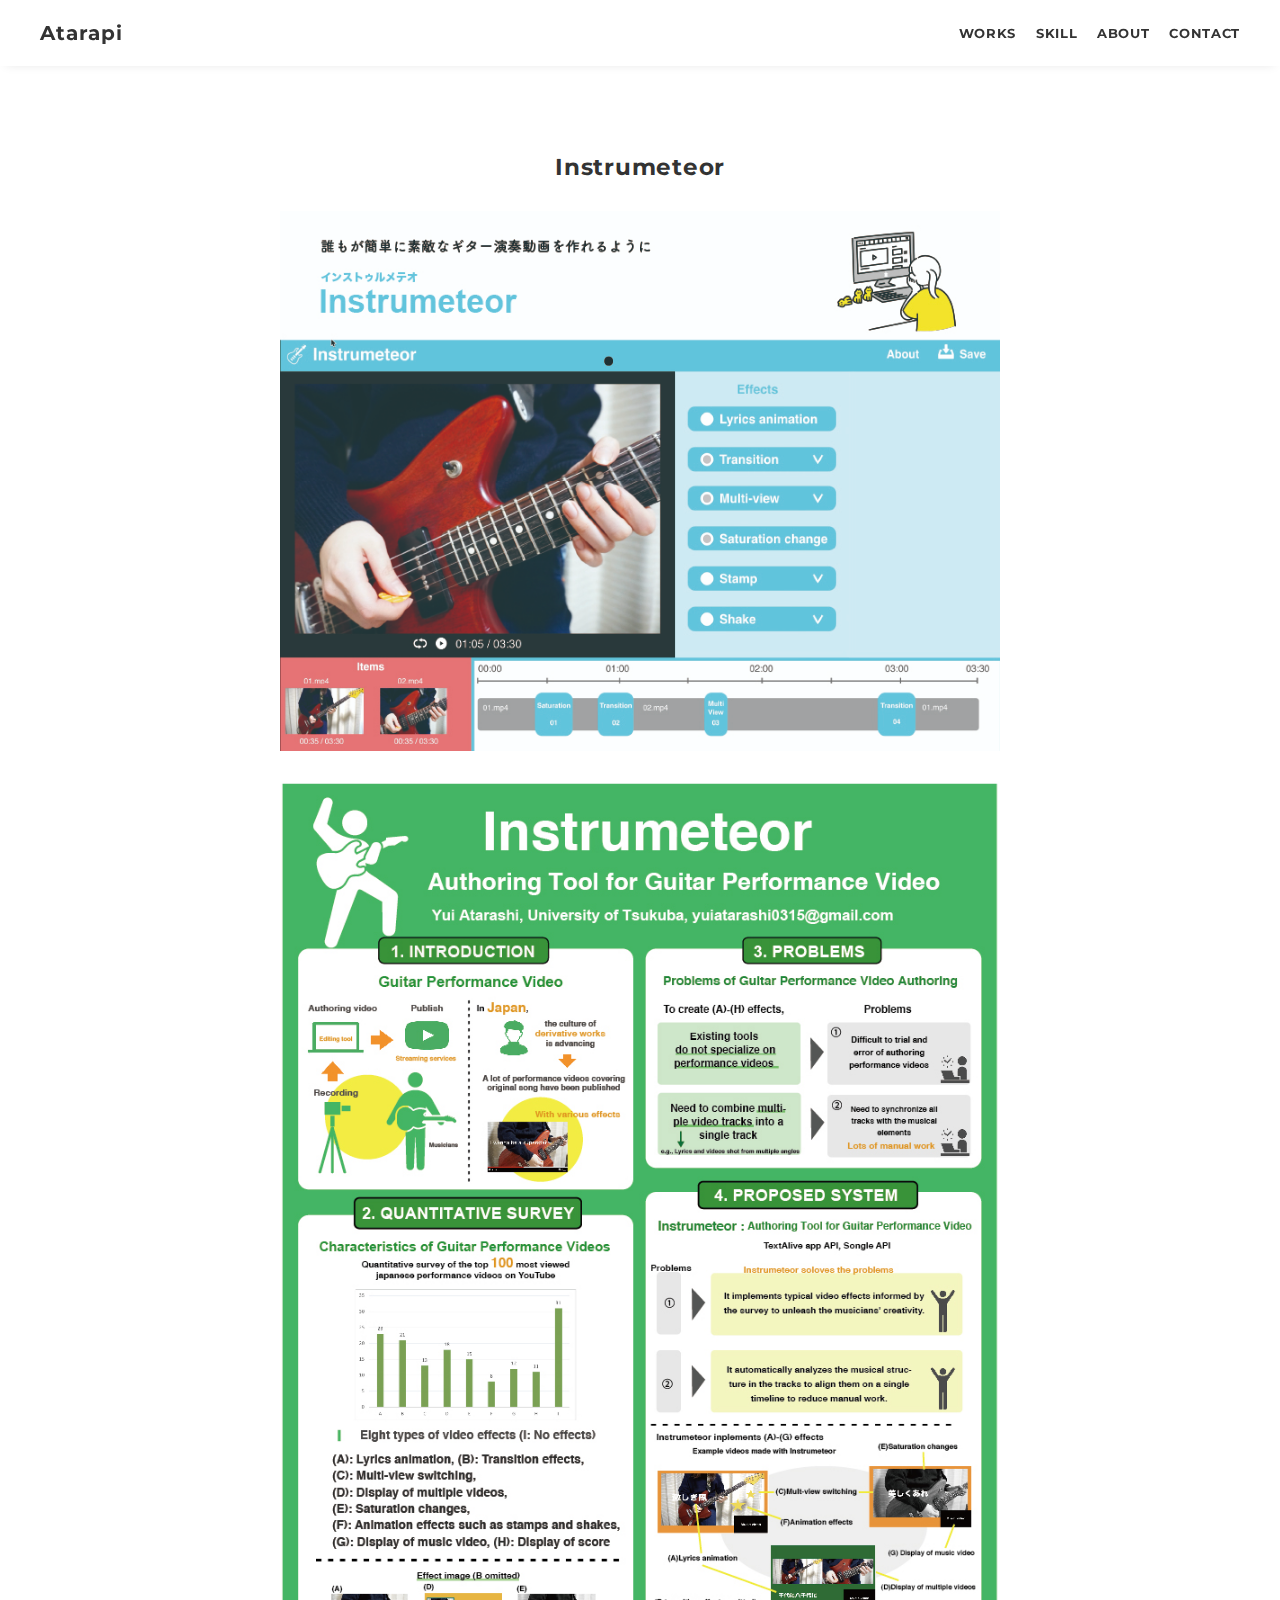
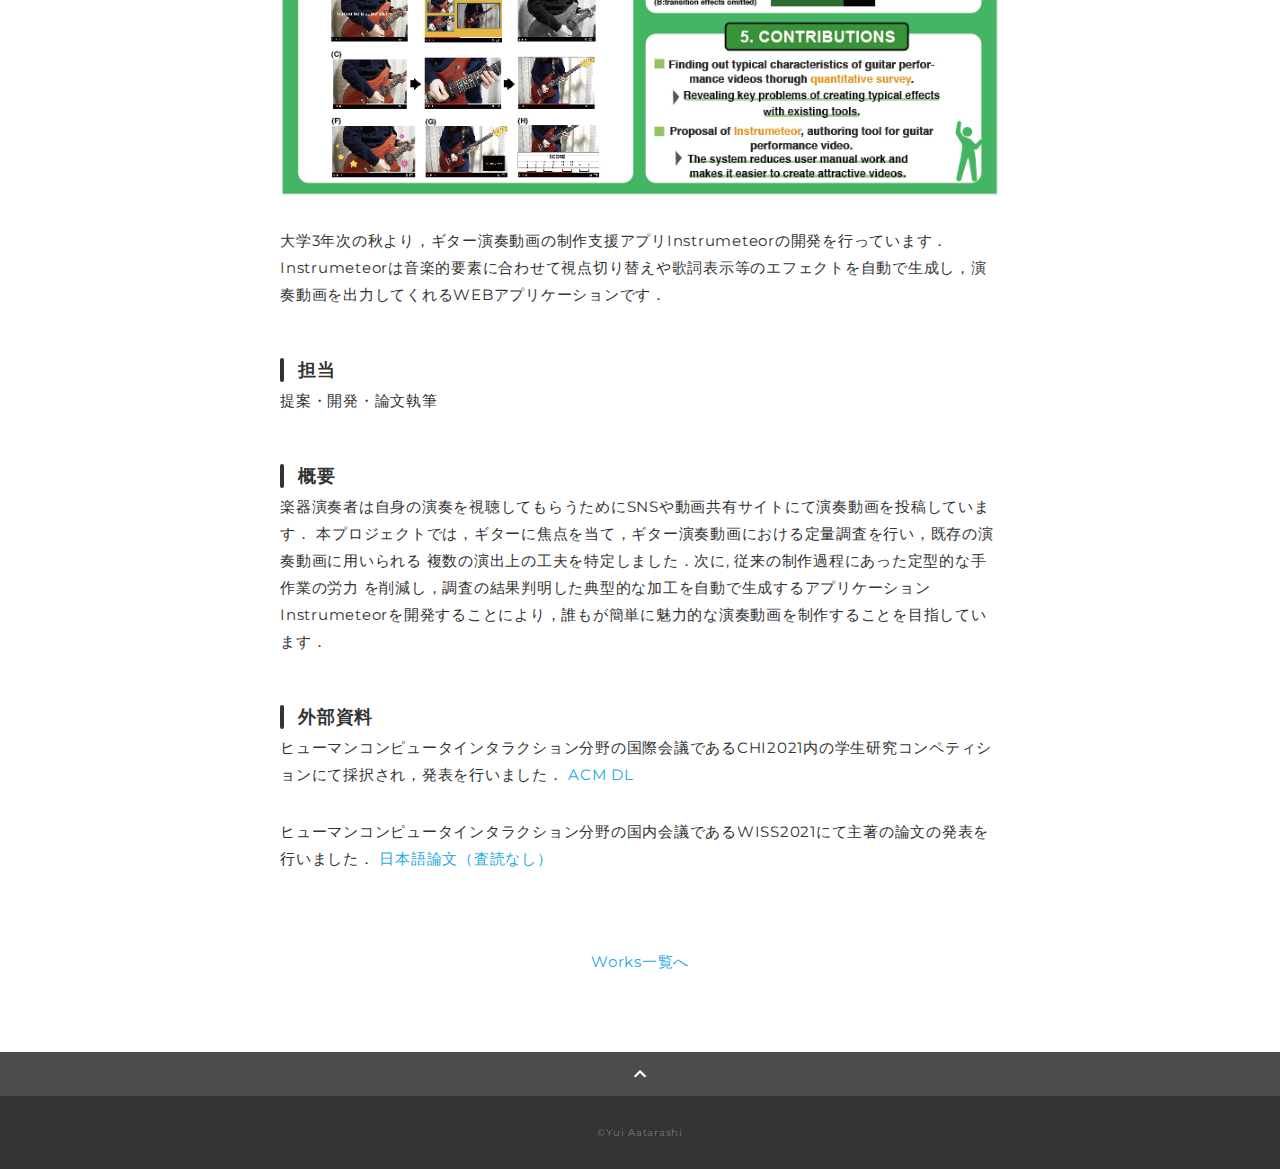
<file: works-instrumeteor.html>
<!DOCTYPE html>
<html>
<head>
  <meta charset="utf-8">
  <meta name="viewport" content="width=device-width,initial-scale=1.0,user-scalable=no">
  <meta property='og:type' content='website'>
  <meta property='og:title' content='Yui Atarashi ポートフォリオ'>
  <meta property='og:url' content='URLが入る'>
  <meta property='og:description' content='Yui Atarashiのポートフォリオサイトです。'>
  <meta property="og:image" content="img/ogp.png">
  <meta name="description" content="Yui Atarashiのポートフォリオサイトです" />
  <title>Yui Atarashi ポートフォリオ</title>
  <link rel="preconnect" href="https://fonts.gstatic.com">
  <link href="https://fonts.googleapis.com/css2?family=Montserrat:wght@400;700&display=swap" rel="stylesheet">
  <link href="https://fonts.googleapis.com/css?family=Material+Icons+Outlined" rel="stylesheet">
  <link href="css/ress.css" media="all" rel="stylesheet" type="text/css" />
  <link href="css/style.css" media="all" rel="stylesheet" type="text/css" />
  <link rel="shortcut icon" href="img/favicon.ico" />
  <link rel=”canonical” href=”URLが入る” />
</head>

<body>
  <div class="wrapper">

    <!-- header -->
    <header class="header ">
      <div class="container">
        <h1 class="header-logo">
          <a href=".">Atarapi</a>
        </h1>
        <nav class="gnav">
          <ul class="gnav-list">
            <li class="gnav-item"><a href=".#works">WORKS</a></li>
            <li class="gnav-item"><a href="./#skill">SKILL</a></li>
            <li class="gnav-item"><a href="./#about">ABOUT</a></li>
            <li class="gnav-item"><a href="./#contact">CONTACT</a></li>
          </ul>
        </nav>
      </div>
    </header>
    <!-- /header -->

    <main class="content">

      <article class="article">
        <div class="article-container">
          <h2 class="article-title">Instrumeteor</h2>
          <div class="article-body">
            <p>
              <img src="img/instrumeteor_top.jpg" alt="">
            </p>
            <p>
              <img src="img/instrumeteor_contents.jpg" alt="">
            </p>
            <p>
              大学3年次の秋より，ギター演奏動画の制作支援アプリInstrumeteorの開発を行っています．
              Instrumeteorは音楽的要素に合わせて視点切り替えや歌詞表示等のエフェクトを自動で生成し，演奏動画を出力してくれるWEBアプリケーションです．
            </p>
            <h3>担当</h3>
            <p>提案・開発・論文執筆</p>
            <h3>概要</h3>
            <p>楽器演奏者は自身の演奏を視聴してもらうためにSNSや動画共有サイトにて演奏動画を投稿しています．
              本プロジェクトでは，ギターに焦点を当て，ギター演奏動画における定量調査を行い，既存の演奏動画に用いられる
              複数の演出上の工夫を特定しました．次に, 従来の制作過程にあった定型的な手作業の労力
              を削減し，調査の結果判明した典型的な加工を自動で生成するアプリケーションInstrumeteorを開発することにより，誰もが簡単に魅力的な演奏動画を制作することを目指しています．</p>
            <h3>外部資料</h3>
            <p>
              ヒューマンコンピュータインタラクション分野の国際会議であるCHI2021内の学生研究コンペティションにて採択され，発表を行いました．
              <a href="https://dl.acm.org/doi/10.1145/3411763.3451521" target="_blank" rel="noopener">ACM DL</a>
            </p>
            <p>
              ヒューマンコンピュータインタラクション分野の国内会議であるWISS2021にて主著の論文の発表を行いました．
              <a href="https://www.wiss.org/WISS2020Proceedings/data/N-25.pdf" target="_blank" rel="noopener">日本語論文（査読なし）</a>
            </p>
          </div>
          <div class="home-link">
            <a href="./#works">Works一覧へ</a>
          </div>
        </div>
      </article>

      <div class="page-top" id="js-page-top">
        <span class="material-icons-outlined">expand_less</span>
      </div>
    </main>

    <!-- footer -->
    <footer class="footer">
      <div class="copyright">&copy;Yui Aatarashi</div>
    </footer>
    <!-- /footer -->

  </div>
  <script src="https://ajax.googleapis.com/ajax/libs/jquery/3.5.1/jquery.min.js"></script>
  <script type='text/javascript' src="js/script.js"></script>
</body>
</html>
</file>
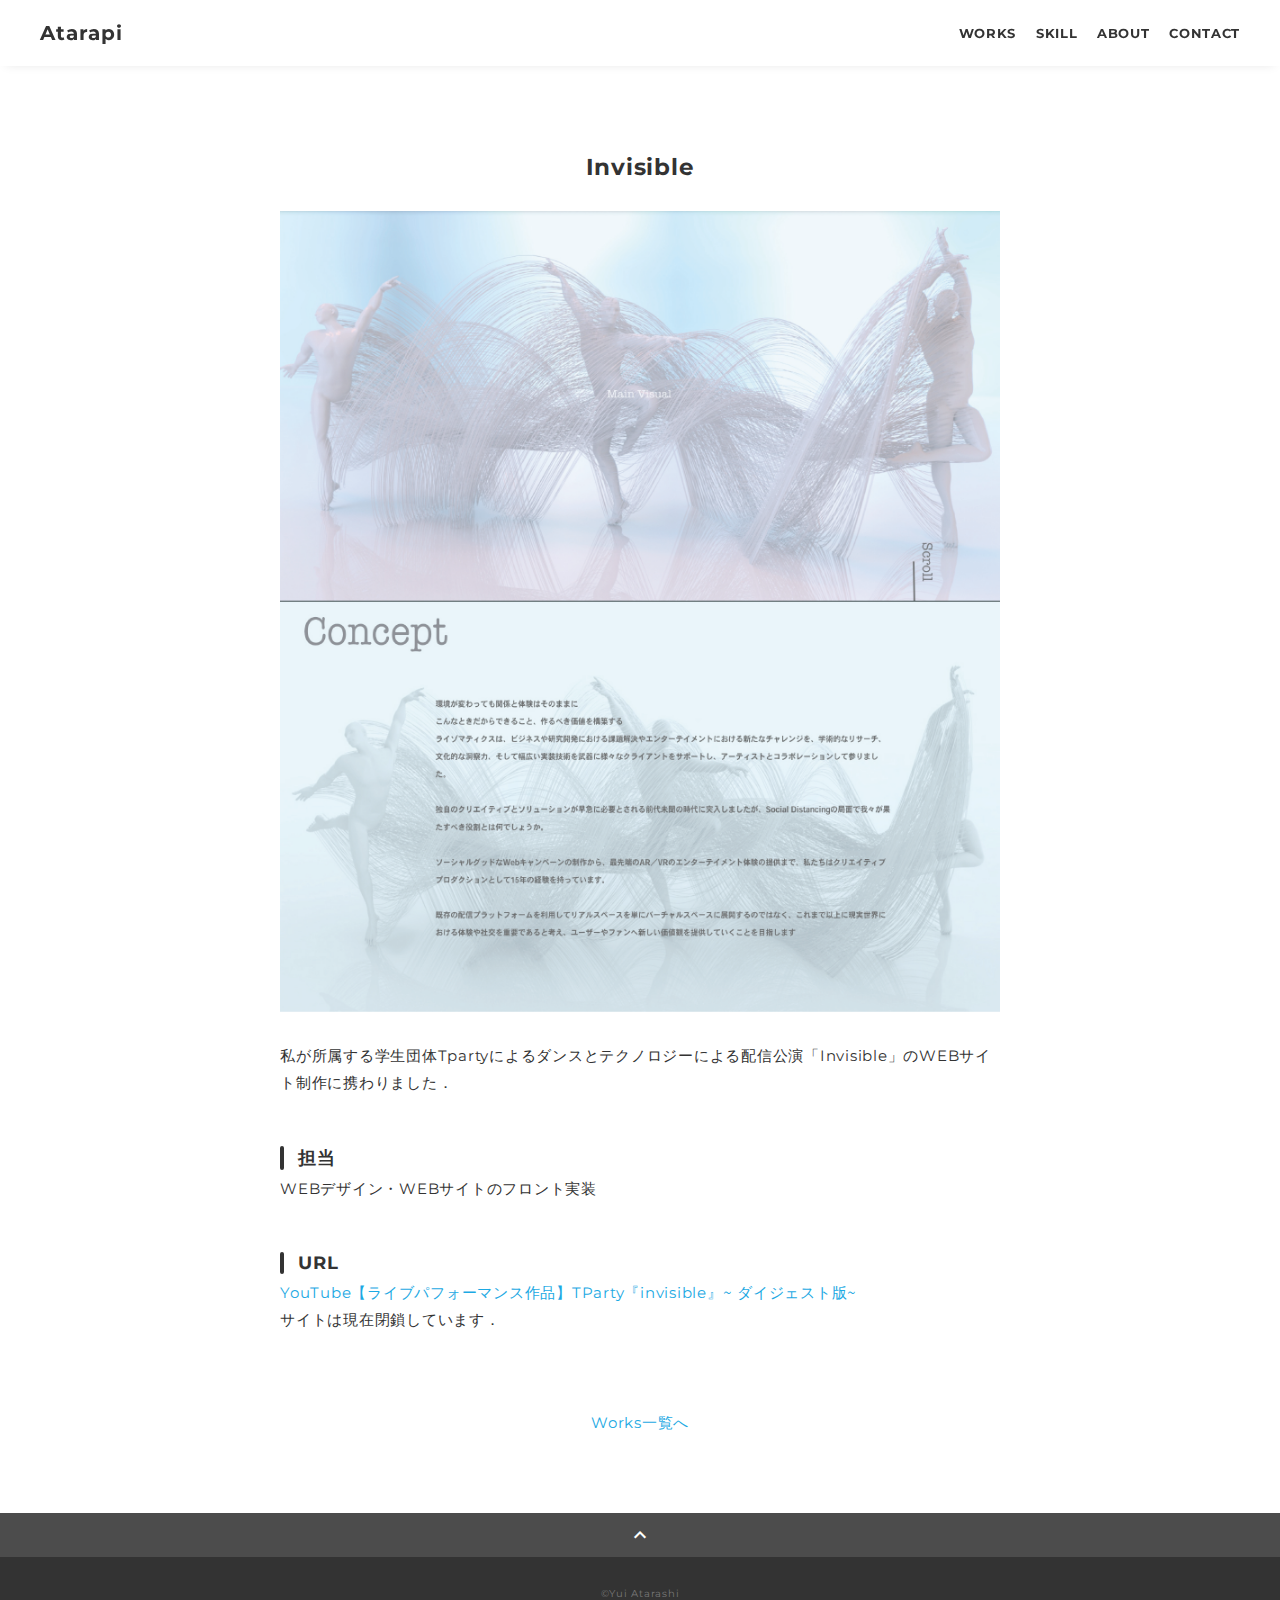
<file: works-invisible.html>
<!DOCTYPE html>
<html>
<head>
  <meta charset="utf-8">
  <meta name="viewport" content="width=device-width,initial-scale=1.0,user-scalable=no">
  <meta property='og:type' content='website'>
  <meta property='og:title' content='Yui Atarashi ポートフォリオ'>
  <meta property='og:url' content='URLが入る'>
  <meta property='og:description' content='Yui Atarashiのポートフォリオサイトです。'>
  <meta property="og:image" content="img/ogp.png">
  <meta name="description" content="Yui Atarashiのポートフォリオサイトです" />
  <title>Yui Atarashi ポートフォリオ</title>
  <link rel="preconnect" href="https://fonts.gstatic.com">
  <link href="https://fonts.googleapis.com/css2?family=Montserrat:wght@400;700&display=swap" rel="stylesheet">
  <link href="https://fonts.googleapis.com/css?family=Material+Icons+Outlined" rel="stylesheet">
  <link href="css/ress.css" media="all" rel="stylesheet" type="text/css" />
  <link href="css/style.css" media="all" rel="stylesheet" type="text/css" />
  <link rel="shortcut icon" href="img/favicon.ico" />
  <link rel=”canonical” href=”URLが入る” />
</head>

<body>
  <div class="wrapper">

    <!-- header -->
    <header class="header ">
      <div class="container">
        <h1 class="header-logo">
          <a href=".">Atarapi</a>
        </h1>
        <nav class="gnav">
          <ul class="gnav-list">
            <li class="gnav-item"><a href=".#works">WORKS</a></li>
            <li class="gnav-item"><a href="./#skill">SKILL</a></li>
            <li class="gnav-item"><a href="./#about">ABOUT</a></li>
            <li class="gnav-item"><a href="./#contact">CONTACT</a></li>
          </ul>
        </nav>
      </div>
    </header>
    <!-- /header -->

    <main class="content">

      <article class="article">
        <div class="article-container">
          <h2 class="article-title">Invisible</h2>
          <div class="article-body">
            <p>
              <img src="img/invisible_contents.jpg" alt="">
            </p>
            <p>
                私が所属する学生団体Tpartyによるダンスとテクノロジーによる配信公演「Invisible」のWEBサイト制作に携わりました．
            </p>
            <h3>担当</h3>
            <p>WEBデザイン・WEBサイトのフロント実装</p>
            <h3>URL</h3>
            <p>
              <a href="https://www.youtube.com/watch?v=OuAM-EueCBM" target="_blank" rel="noopener">YouTube【ライブパフォーマンス作品】TParty『invisible』~ ダイジェスト版~</a>
              <br>サイトは現在閉鎖しています．</br>
            </p>
          </div>
          <div class="home-link">
            <a href="./#works">Works一覧へ</a>
          </div>
        </div>
      </article>

      <div class="page-top" id="js-page-top">
        <span class="material-icons-outlined">expand_less</span>
      </div>
    </main>

    <!-- footer -->
    <footer class="footer">
      <div class="copyright">&copy;Yui Atarashi</div>
    </footer>
    <!-- /footer -->

  </div>
  <script src="https://ajax.googleapis.com/ajax/libs/jquery/3.5.1/jquery.min.js"></script>
  <script type='text/javascript' src="js/script.js"></script>
</body>
</html>
</file>
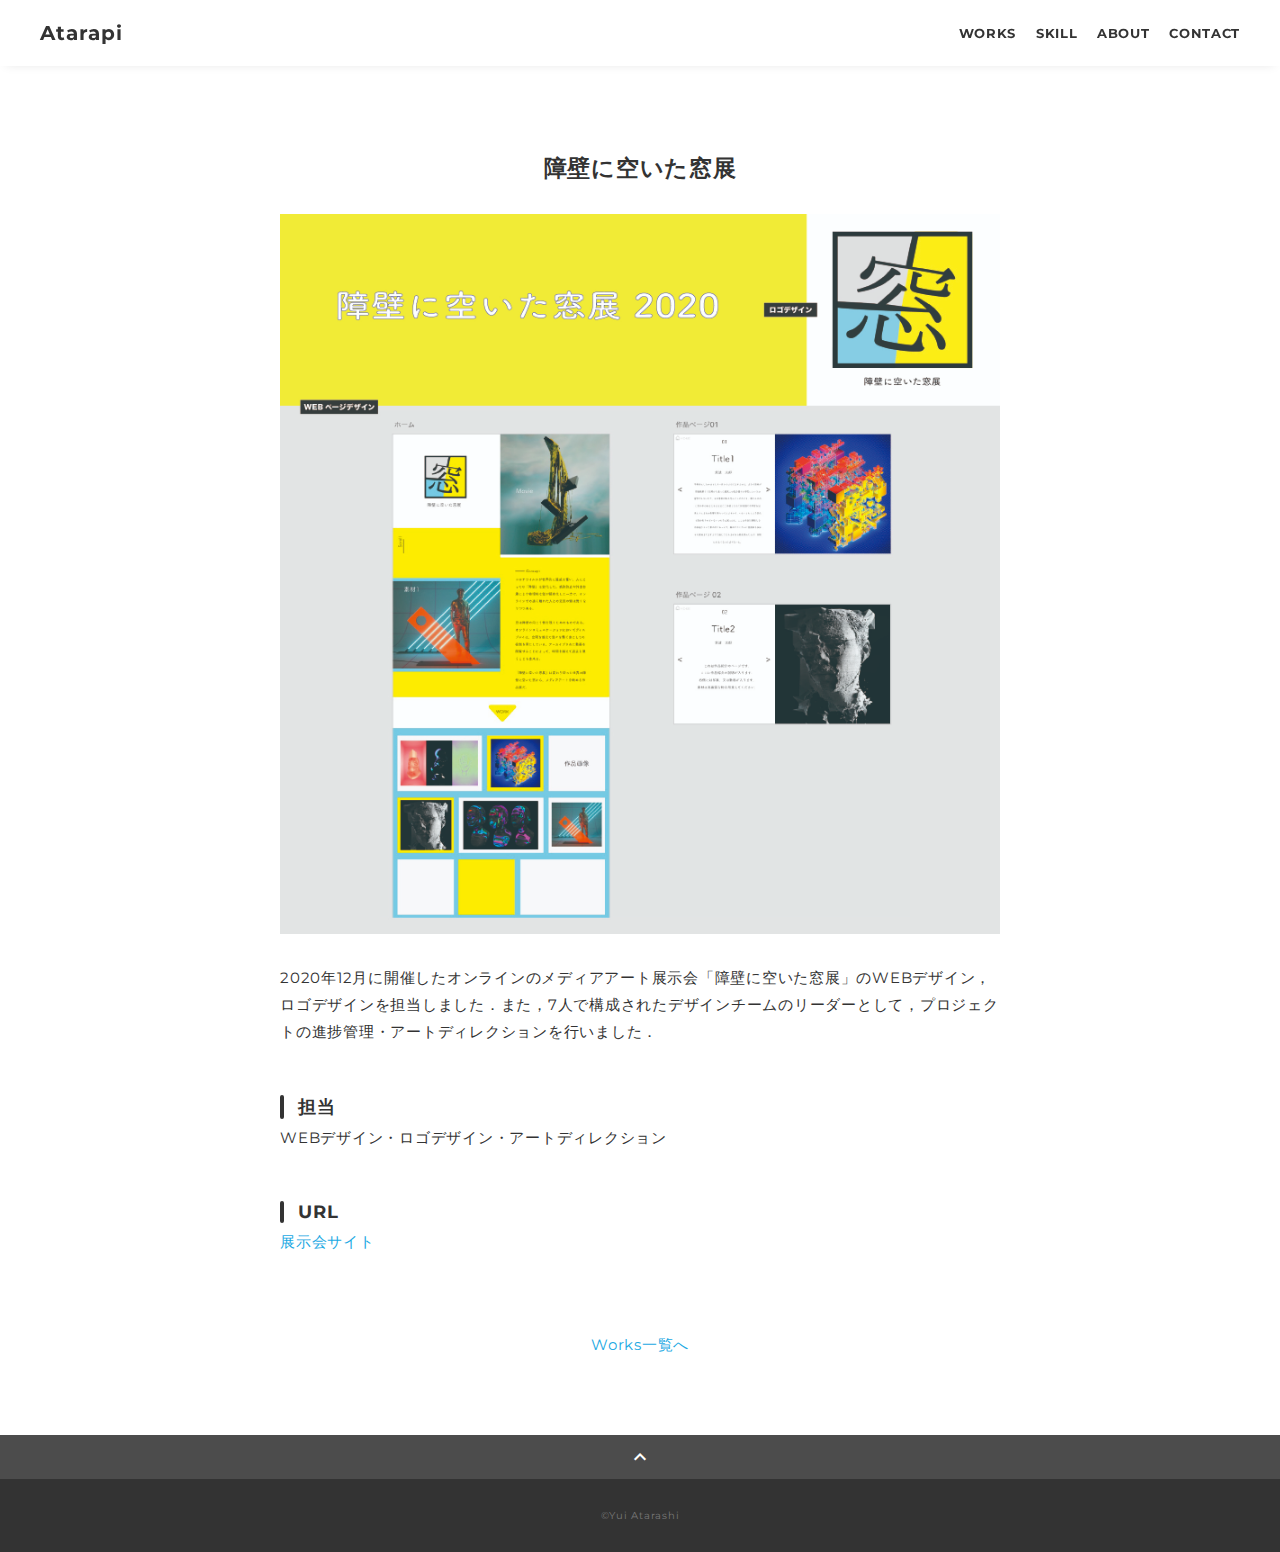
<file: works-madoten.html>
<!DOCTYPE html>
<html>
<head>
  <meta charset="utf-8">
  <meta name="viewport" content="width=device-width,initial-scale=1.0,user-scalable=no">
  <meta property='og:type' content='website'>
  <meta property='og:title' content='Yui Atarashi ポートフォリオ'>
  <meta property='og:url' content='URLが入る'>
  <meta property='og:description' content='Yui Atarashiのポートフォリオサイトです。'>
  <meta property="og:image" content="img/ogp.png">
  <meta name="description" content="Yui Atarashiのポートフォリオサイトです" />
  <title>Yui Atarashi ポートフォリオ</title>
  <link rel="preconnect" href="https://fonts.gstatic.com">
  <link href="https://fonts.googleapis.com/css2?family=Montserrat:wght@400;700&display=swap" rel="stylesheet">
  <link href="https://fonts.googleapis.com/css?family=Material+Icons+Outlined" rel="stylesheet">
  <link href="css/ress.css" media="all" rel="stylesheet" type="text/css" />
  <link href="css/style.css" media="all" rel="stylesheet" type="text/css" />
  <link rel="shortcut icon" href="img/favicon.ico" />
  <link rel=”canonical” href=”URLが入る” />
</head>

<body>
  <div class="wrapper">

    <!-- header -->
    <header class="header ">
      <div class="container">
        <h1 class="header-logo">
          <a href=".">Atarapi</a>
        </h1>
        <nav class="gnav">
          <ul class="gnav-list">
            <li class="gnav-item"><a href=".#works">WORKS</a></li>
            <li class="gnav-item"><a href="./#skill">SKILL</a></li>
            <li class="gnav-item"><a href="./#about">ABOUT</a></li>
            <li class="gnav-item"><a href="./#contact">CONTACT</a></li>
          </ul>
        </nav>
      </div>
    </header>
    <!-- /header -->

    <main class="content">

      <article class="article">
        <div class="article-container">
          <h2 class="article-title">障壁に空いた窓展</h2>
          <div class="article-body">
            <p>
              <img src="img/madoten_contents.jpg" alt="">
            </p>
            <p>
                2020年12月に開催したオンラインのメディアアート展示会「障壁に空いた窓展」のWEBデザイン，ロゴデザインを担当しました．また，7人で構成されたデザインチームのリーダーとして，プロジェクトの進捗管理・アートディレクションを行いました．
            </p>
            <h3>担当</h3>
            <p>WEBデザイン・ロゴデザイン・アートディレクション</p>
            <h3>URL</h3>
            <p>    
              <a href="https://madoten-f0536.web.app/" target="_blank" rel="noopener">展示会サイト</a>
            </p>
          </div>
          <div class="home-link">
            <a href="./#works">Works一覧へ</a>
          </div>
        </div>
      </article>

      <div class="page-top" id="js-page-top">
        <span class="material-icons-outlined">expand_less</span>
      </div>
    </main>

    <!-- footer -->
    <footer class="footer">
      <div class="copyright">&copy;Yui Atarashi</div>
    </footer>
    <!-- /footer -->

  </div>
  <script src="https://ajax.googleapis.com/ajax/libs/jquery/3.5.1/jquery.min.js"></script>
  <script type='text/javascript' src="js/script.js"></script>
</body>
</html>
</file>
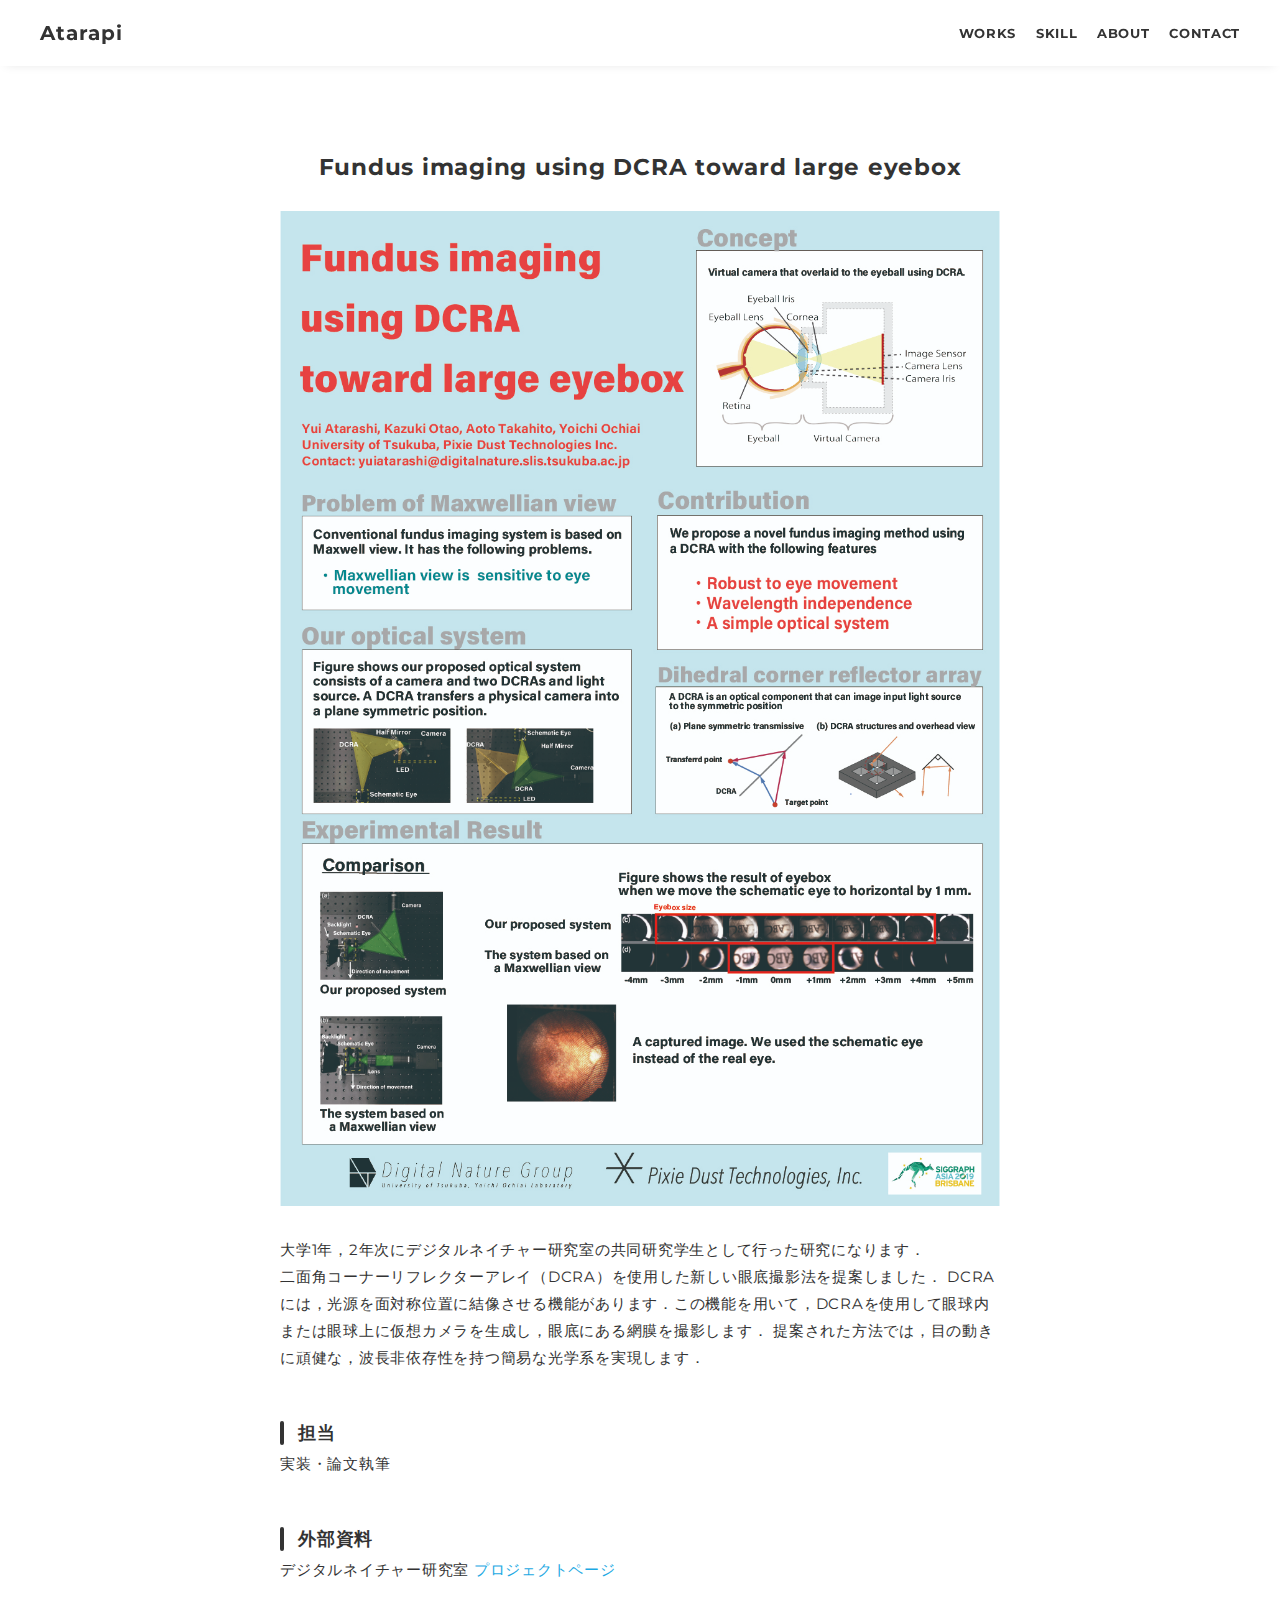
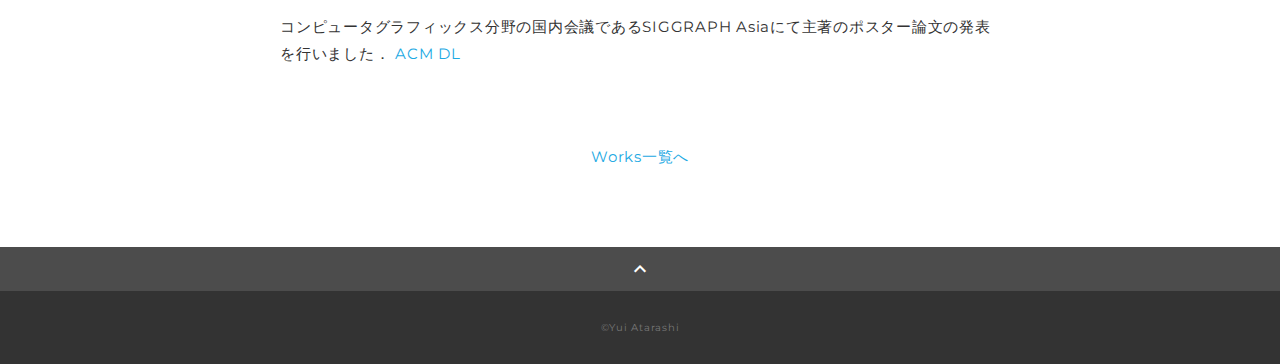
<file: works-metamate.html>
<!DOCTYPE html>
<html>
<head>
  <meta charset="utf-8">
  <meta name="viewport" content="width=device-width,initial-scale=1.0,user-scalable=no">
  <meta property='og:type' content='website'>
  <meta property='og:title' content='Yui Atarashi ポートフォリオ'>
  <meta property='og:url' content='URLが入る'>
  <meta property='og:description' content='Yui Atarashiのポートフォリオサイトです。'>
  <meta property="og:image" content="img/ogp.png">
  <meta name="description" content="Yui Atarashiのポートフォリオサイトです" />
  <title>Yui Atarashi ポートフォリオ</title>
  <link rel="preconnect" href="https://fonts.gstatic.com">
  <link href="https://fonts.googleapis.com/css2?family=Montserrat:wght@400;700&display=swap" rel="stylesheet">
  <link href="https://fonts.googleapis.com/css?family=Material+Icons+Outlined" rel="stylesheet">
  <link href="css/ress.css" media="all" rel="stylesheet" type="text/css" />
  <link href="css/style.css" media="all" rel="stylesheet" type="text/css" />
  <link rel="shortcut icon" href="img/favicon.ico" />
  <link rel=”canonical” href=”URLが入る” />
</head>

<body>
  <div class="wrapper">

    <!-- header -->
    <header class="header ">
      <div class="container">
        <h1 class="header-logo">
          <a href=".">Atarapi</a>
        </h1>
        <nav class="gnav">
          <ul class="gnav-list">
            <li class="gnav-item"><a href=".#works">WORKS</a></li>
            <li class="gnav-item"><a href="./#skill">SKILL</a></li>
            <li class="gnav-item"><a href="./#about">ABOUT</a></li>
            <li class="gnav-item"><a href="./#contact">CONTACT</a></li>
          </ul>
        </nav>
      </div>
    </header>
    <!-- /header -->

    <main class="content">

      <article class="article">
        <div class="article-container">
          <h2 class="article-title">Fundus imaging using DCRA toward large eyebox</h2>
          <div class="article-body">
            <p>
              <img src="img/metamatefundus_contents.jpg" alt="">
            </p>
            <p>
                大学1年，2年次にデジタルネイチャー研究室の共同研究学生として行った研究になります．
                <br>二面角コーナーリフレクターアレイ（DCRA）を使用した新しい眼底撮影法を提案しました．
                DCRAには，光源を面対称位置に結像させる機能があります．この機能を用いて，DCRAを使用して眼球内または眼球上に仮想カメラを生成し，眼底にある網膜を撮影します．
                提案された方法では，目の動きに頑健な，波長非依存性を持つ簡易な光学系を実現します．
            </p>
            <h3>担当</h3>
            <p>実装・論文執筆</p>
            <h3>外部資料</h3>
            <p>
                デジタルネイチャー研究室
                <a href="https://digitalnature.slis.tsukuba.ac.jp/2019/11/fundus_imaging/" target="_blank" rel="noopener">プロジェクトページ</a>
              </p>
            <p>
              コンピュータグラフィックス分野の国内会議であるSIGGRAPH Asiaにて主著のポスター論文の発表を行いました．
              <a href="https://dl.acm.org/doi/10.1145/3355056.3364579" target="_blank" rel="noopener">ACM DL</a>
            </p>
          </div>
          <div class="home-link">
            <a href="./#works">Works一覧へ</a>
          </div>
        </div>
      </article>

      <div class="page-top" id="js-page-top">
        <span class="material-icons-outlined">expand_less</span>
      </div>
    </main>

    <!-- footer -->
    <footer class="footer">
      <div class="copyright">&copy;Yui Atarashi</div>
    </footer>
    <!-- /footer -->

  </div>
  <script src="https://ajax.googleapis.com/ajax/libs/jquery/3.5.1/jquery.min.js"></script>
  <script type='text/javascript' src="js/script.js"></script>
</body>
</html>
</file>
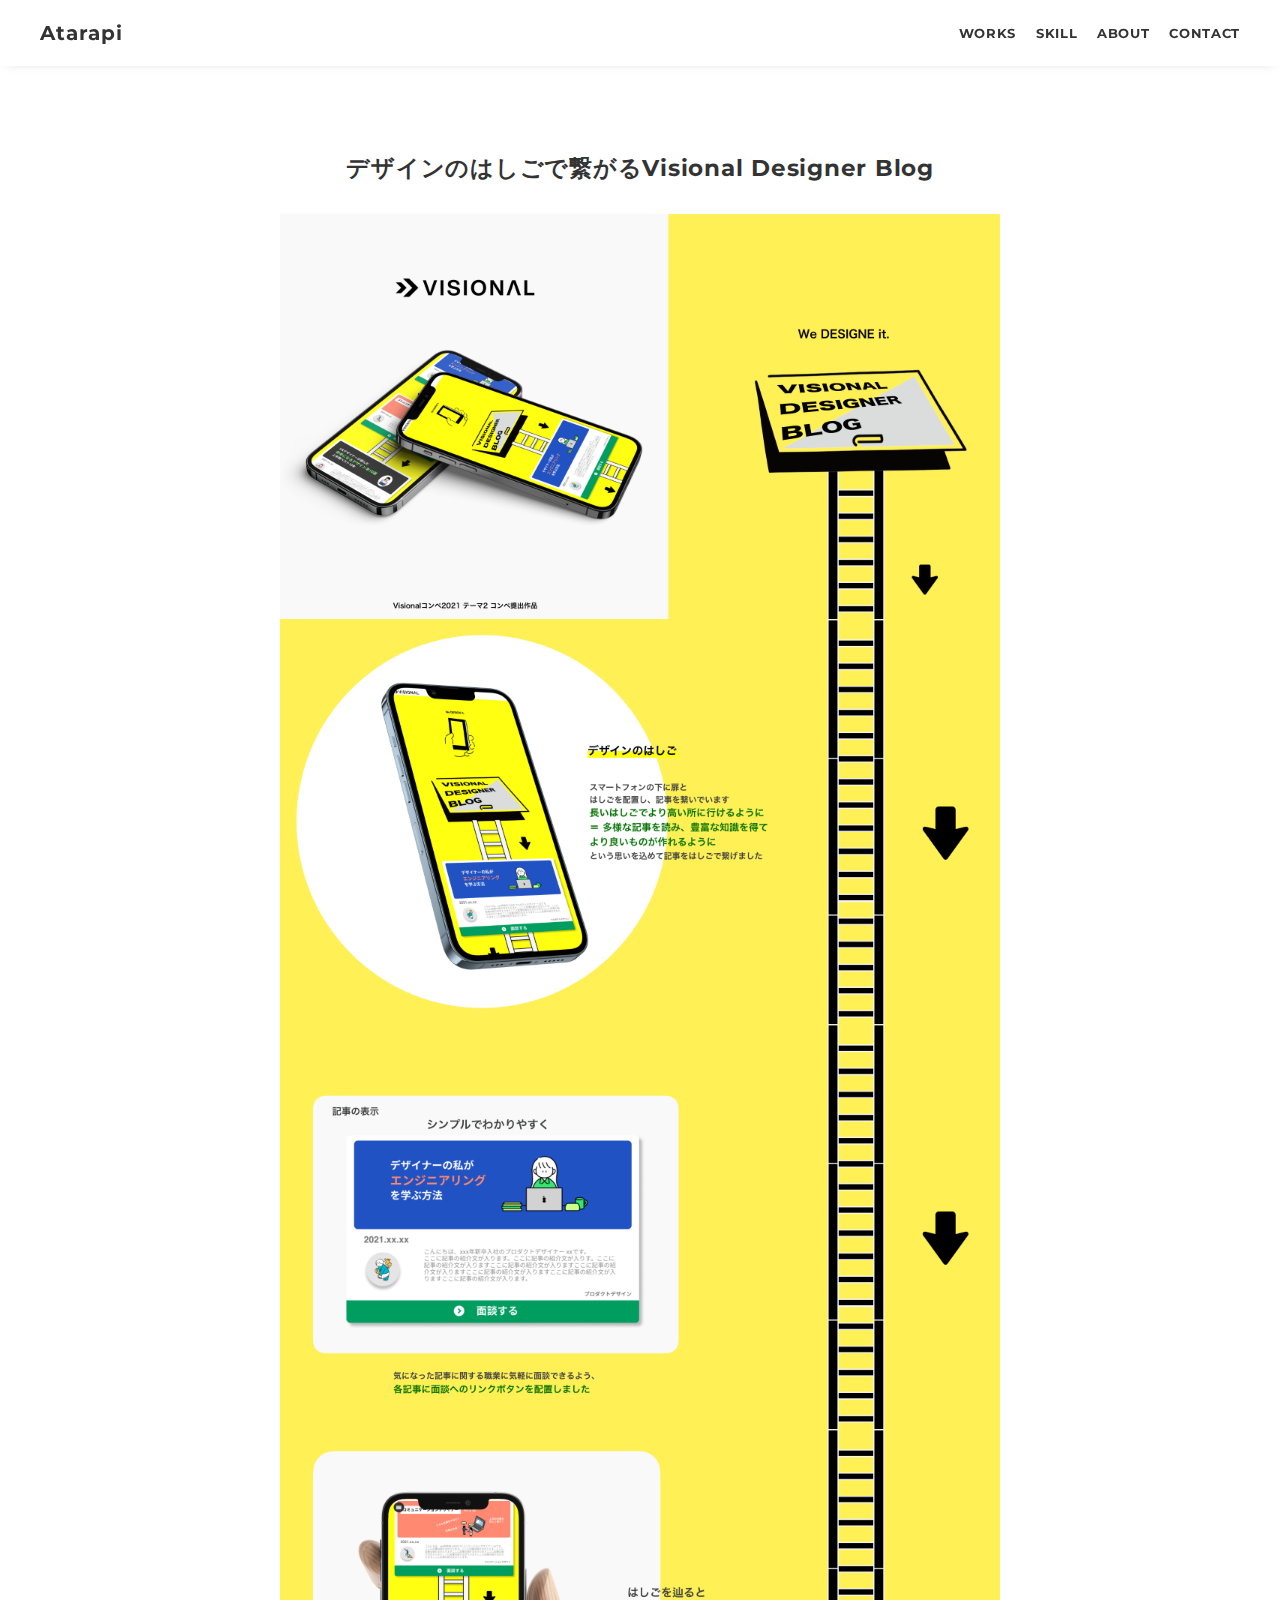
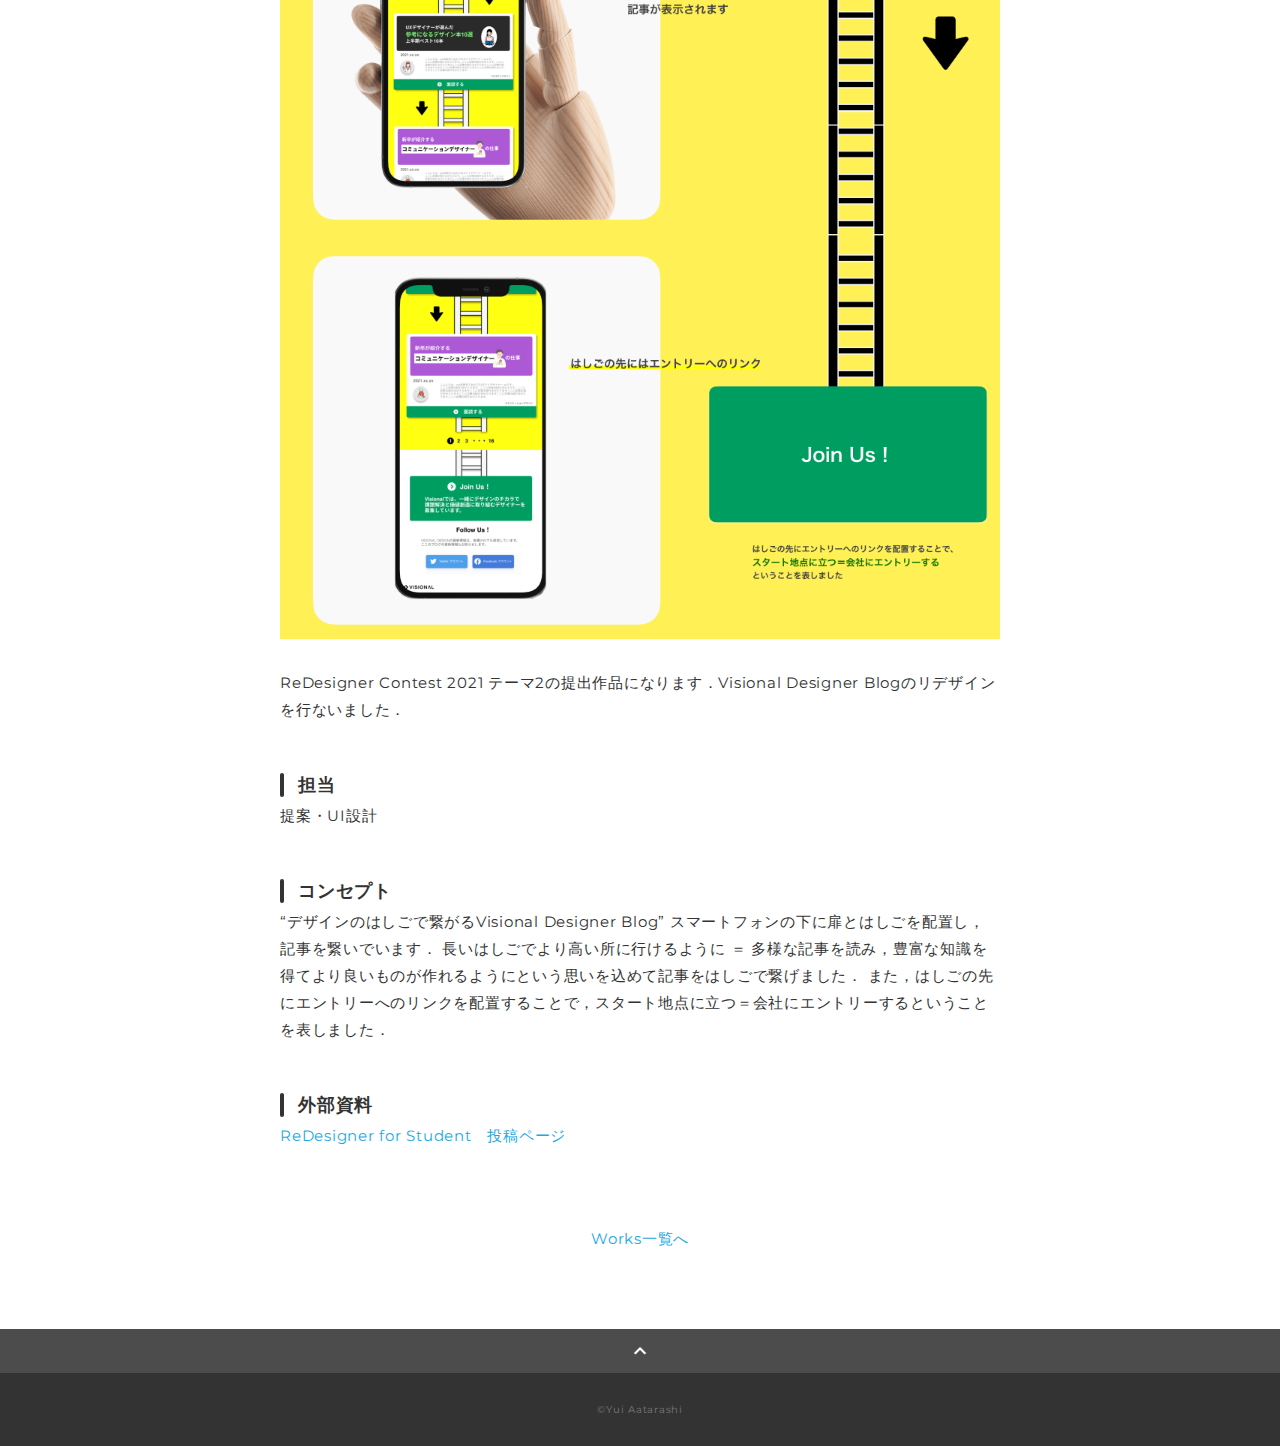
<file: works-visional.html>
<!DOCTYPE html>
<html>
<head>
  <meta charset="utf-8">
  <meta name="viewport" content="width=device-width,initial-scale=1.0,user-scalable=no">
  <meta property='og:type' content='website'>
  <meta property='og:title' content='Yui Atarashi ポートフォリオ'>
  <meta property='og:url' content='URLが入る'>
  <meta property='og:description' content='Yui Atarashiのポートフォリオサイトです。'>
  <meta property="og:image" content="img/ogp.png">
  <meta name="description" content="Yui Atarashiのポートフォリオサイトです" />
  <title>Yui Atarashi ポートフォリオ</title>
  <link rel="preconnect" href="https://fonts.gstatic.com">
  <link href="https://fonts.googleapis.com/css2?family=Montserrat:wght@400;700&display=swap" rel="stylesheet">
  <link href="https://fonts.googleapis.com/css?family=Material+Icons+Outlined" rel="stylesheet">
  <link href="css/ress.css" media="all" rel="stylesheet" type="text/css" />
  <link href="css/style.css" media="all" rel="stylesheet" type="text/css" />
  <link rel="shortcut icon" href="img/favicon.ico" />
  <link rel=”canonical” href=”URLが入る” />
</head>

<body>
  <div class="wrapper">

    <!-- header -->
    <header class="header ">
      <div class="container">
        <h1 class="header-logo">
          <a href=".">Atarapi</a>
        </h1>
        <nav class="gnav">
          <ul class="gnav-list">
            <li class="gnav-item"><a href=".#works">WORKS</a></li>
            <li class="gnav-item"><a href="./#skill">SKILL</a></li>
            <li class="gnav-item"><a href="./#about">ABOUT</a></li>
            <li class="gnav-item"><a href="./#contact">CONTACT</a></li>
          </ul>
        </nav>
      </div>
    </header>
    <!-- /header -->

    <main class="content">

      <article class="article">
        <div class="article-container">
          <h2 class="article-title">デザインのはしごで繋がるVisional Designer Blog</h2>
          <div class="article-body">
            <p>
              <img src="img/visional01.png" alt="">
              <img src="img/visional02.png" alt="">
              <img src="img/visional03.png" alt="">
              <img src="img/visional04.png" alt="">
              <img src="img/visional05.png" alt="">
            </p>
            <p>
                ReDesigner Contest 2021 テーマ2の提出作品になります．Visional Designer Blogのリデザインを行ないました．</p>
            <h3>担当</h3>
            <p>提案・UI設計</p>
            <h3>コンセプト</h3>
            <p>“デザインのはしごで繋がるVisional Designer Blog”
                スマートフォンの下に扉とはしごを配置し，記事を繋いでいます．
                長いはしごでより高い所に行けるように ＝ 多様な記事を読み，豊富な知識を得てより良いものが作れるようにという思いを込めて記事をはしごで繋げました．
                また，はしごの先にエントリーへのリンクを配置することで，スタート地点に立つ＝会社にエントリーするということを表しました．</p>
            <h3>外部資料</h3>
            <p>
              <a href="https://student.redesigner.jp/portfolios/PFbf789e9d89c9c7a325f2665600ec775c" target="_blank" rel="noopener">ReDesigner for Student　投稿ページ</a>
            </p>
          </div>
          <div class="home-link">
            <a href="./#works">Works一覧へ</a>
          </div>
        </div>
      </article>

      <div class="page-top" id="js-page-top">
        <span class="material-icons-outlined">expand_less</span>
      </div>
    </main>

    <!-- footer -->
    <footer class="footer">
      <div class="copyright">&copy;Yui Aatarashi</div>
    </footer>
    <!-- /footer -->

  </div>
  <script src="https://ajax.googleapis.com/ajax/libs/jquery/3.5.1/jquery.min.js"></script>
  <script type='text/javascript' src="js/script.js"></script>
</body>
</html>
</file>
<file: css/ress.css>
/*!
 * ress.css • v3.0.1
 * MIT License
 * github.com/filipelinhares/ress
 */

/* # =================================================================
   # Global selectors
   # ================================================================= */

html {
  box-sizing: border-box;
  word-break: normal;
  -moz-tab-size: 4;
  tab-size: 4;

  -webkit-text-size-adjust: 100%; /* Prevent adjustments of font size after orientation changes in iOS */
}

*,
::before,
::after {
  box-sizing: inherit;
  background-repeat: no-repeat; /* Set `background-repeat: no-repeat` to all elements and pseudo elements */
}

::before,
::after {
  vertical-align: inherit;
  text-decoration: inherit; /* Inherit text-decoration and vertical align to ::before and ::after pseudo elements */
}

* {
  margin: 0;
  padding: 0; /* Reset `padding` and `margin` of all elements */
}

/* # =================================================================
   # General elements
   # ================================================================= */

hr {
  overflow: visible; /* Show the overflow in Edge and IE */
  height: 0; /* Add the correct box sizing in Firefox */
}

details,
main {
  display: block; /* Render the `main` element consistently in IE. */
}

summary {
  display: list-item; /* Add the correct display in all browsers */
}

small {
  font-size: 80%; /* Set font-size to 80% in `small` elements */
}

[hidden] {
  display: none; /* Add the correct display in IE */
}

abbr[title] {
  /* Add the correct text decoration in Chrome, Edge, IE, Opera, and Safari */
  text-decoration: underline;
  text-decoration: underline dotted;
  border-bottom: none; /* Remove the bottom border in Chrome 57 */
}

a {
  background-color: transparent; /* Remove the gray background on active links in IE 10 */
}

a:active,
a:hover {
  outline-width: 0; /* Remove the outline when hovering in all browsers */
}

code,
kbd,
pre,
samp {
  font-family: monospace, monospace; /* Specify the font family of code elements */
}

pre {
  font-size: 1em; /* Correct the odd `em` font sizing in all browsers */
}

b,
strong {
  font-weight: bolder; /* Add the correct font weight in Chrome, Edge, and Safari */
}

/* https://gist.github.com/unruthless/413930 */
sub,
sup {
  position: relative;
  font-size: 75%;
  line-height: 0;
  vertical-align: baseline;
}

sub {
  bottom: -.25em;
}

sup {
  top: -.5em;
}

/* # =================================================================
   # Forms
   # ================================================================= */

input {
  border-radius: 0;
}

/* Replace pointer cursor in disabled elements */
[disabled] {
  cursor: default;
}

[type="number"]::-webkit-container-spin-button,
[type="number"]::-webkit-outer-spin-button {
  height: auto; /* Correct the cursor style of increment and decrement buttons in Chrome */
}

[type="search"] {
  outline-offset: -2px; /* Correct the outline style in Safari */

  -webkit-appearance: textfield; /* Correct the odd appearance in Chrome and Safari */
}

[type="search"]::-webkit-search-decoration {
  -webkit-appearance: none; /* Remove the container padding in Chrome and Safari on macOS */
}

textarea {
  overflow: auto; /* Internet Explorer 11+ */
  resize: vertical; /* Specify textarea resizability */
}

button,
input,
optgroup,
select,
textarea {
  font: inherit; /* Specify font inheritance of form elements */
}

optgroup {
  font-weight: bold; /* Restore the font weight unset by the previous rule */
}

button {
  overflow: visible; /* Address `overflow` set to `hidden` in IE 8/9/10/11 */
}

button,
select {
  text-transform: none; /* Firefox 40+, Internet Explorer 11- */
}

/* Apply cursor pointer to button elements */
button,
[type="button"],
[type="reset"],
[type="submit"],
[role="button"] {
  cursor: pointer;
  color: inherit;
}

/* Remove container padding and border in Firefox 4+ */
button::-moz-focus-container,
[type="button"]::-moz-focus-container,
[type="reset"]::-moz-focus-container,
[type="submit"]::-moz-focus-container {
  padding: 0;
  border-style: none;
}

/* Replace focus style removed in the border reset above */
button:-moz-focusring,
[type="button"]::-moz-focus-container,
[type="reset"]::-moz-focus-container,
[type="submit"]::-moz-focus-container {
  outline: 1px dotted ButtonText;
}

button,
html [type="button"],
/* Prevent a WebKit bug where (2) destroys native `audio` and `video`controls in Android 4 */
[type="reset"],
[type="submit"] {
  -webkit-appearance: button; /* Correct the inability to style clickable types in iOS */
}

/* Remove the default button styling in all browsers */
button,
input,
select,
textarea {
  border-style: none;
  background-color: transparent;
}

/* Style select like a standard input */
select {
  -webkit-appearance: none; /* Chrome 41+ */
  -moz-appearance: none; /* Firefox 36+ */
}

select::-ms-expand {
  display: none; /* Internet Explorer 11+ */
}

select::-ms-value {
  color: currentColor; /* Internet Explorer 11+ */
}

legend {
  display: table; /* Correct the text wrapping in Edge and IE */
  max-width: 100%; /* Correct the text wrapping in Edge and IE */
  max-width: 100%; /* Correct the text wrapping in Edge 18- and IE */
  white-space: normal; /* Correct the text wrapping in Edge and IE */
  color: inherit; /* Correct the color inheritance from `fieldset` elements in IE */
  border: 0; /* Correct `color` not being inherited in IE 8/9/10/11 */
}

::-webkit-file-upload-button {
  font: inherit; /* Change font properties to `inherit` in Chrome and Safari */
  color: inherit;
  /* Correct the inability to style clickable types in iOS and Safari */

  -webkit-appearance: button;
}

/* # =================================================================
   # Specify media element style
   # ================================================================= */

img {
  border-style: none; /* Remove border when inside `a` element in IE 8/9/10 */
}

/* Add the correct vertical alignment in Chrome, Firefox, and Opera */
progress {
  vertical-align: baseline;
}

/* # =================================================================
   # Accessibility
   # ================================================================= */

/* Hide content from screens but not screenreaders */
@media screen {
  [hidden~="screen"] {
    display: inherit;
  }
  [hidden~="screen"]:not(:active):not(:focus):not(:target) {
    position: absolute !important;
    clip: rect(0 0 0 0) !important;
  }
}

/* Specify the progress cursor of updating elements */
[aria-busy="true"] {
  cursor: progress;
}

/* Specify the pointer cursor of trigger elements */
[aria-controls] {
  cursor: pointer;
}

/* Specify the unstyled cursor of disabled, not-editable, or otherwise inoperable elements */
[aria-disabled] {
  cursor: default;
}
</file>
<file: css/style.css>
body {
  font-family: "Montserrat","Helvetica Neue",Arial,"Hiragino Kaku Gothic ProN","Hiragino Sans",Meiryo,sans-serif;
  font-size: 15px;
  letter-spacing: .05em;
  color: #333;
}

a {
  transition: opacity .3s;
  text-decoration: none;
  color: #1ca9e3;
}

img {
  max-width: 100%;
  height: auto;
  vertical-align: bottom;
  border-style: none;
}



.pc-only {
  display: block;
}

.sp-only {
  display: none;
}

/*--------------------------------
 レイアウト
---------------------------------*/
.wrapper {
  padding-top: 73px;
}

.section {
  padding: 90px 0;
}

.section:nth-of-type(odd) {
  background-color: #f7f7f7;
}

.container {
  max-width: 1340px;
  margin: 0 auto;
  padding: 0 40px;
}

/*--------------------------------
 見出し
---------------------------------*/
.title {
  font-size: 34px;
  font-weight: bold;
  line-height: 1;
  margin-bottom: 40px;
  text-align: center;
  letter-spacing: .05em;
  color: #333;
}

.lead {
  font-size: 16px;
  line-height: 1.8;
  margin-bottom: 30px;
}

/*--------------------------------
ヘッダー
---------------------------------*/
.header {
  position: fixed;
  top: 0;
  z-index: 1;
  width: 100%;
  background-color: #fff;
  box-shadow: 0 5px 10px -6px rgba(0,0,0,.1);
}

.header .container {
  display: flex;
  align-items: center;
  justify-content: space-between;
  padding: 20px 40px;
}

.header-logo {
  font-size: 20px;
  font-weight: bold;
  line-height: 1.2;
  margin-right: 20px;
  letter-spacing: .05em;
}

.header-logo a {
  color: #333;
}

.gnav-list {
  display: flex;
  justify-content: space-between;
  list-style: none;
}

.gnav-item:not(:last-child) {
  margin-right: 20px;
}

.gnav-item a {
  position: relative;
  font-size: 13px;
  font-weight: bold;
  display: inline-block;
  padding: 5px 0;
  transition: .3s;
  letter-spacing: .05em;
  color: #333;
}
.gnav-item a:after {
  position: absolute;
  bottom: 0;
  left: 50%;
  width: 0;
  height: 3px;
  content: "";
  transition: .3s;
  -webkit-transform: translateX(-50%);
  transform: translateX(-50%);
  background-color: #333;
}

.gnav-item a:hover:after {
  width: 100%;
}

/*--------------------------------
 メインビジュアル
---------------------------------*/
.mv {
  display: flex;
  align-items: center;
  justify-content: center;
  height: 85vh;
  text-align: center;
  background-image:url("../img/icont_t.png");
  background-size: 50%;
  background-repeat: no-repeat;
  background-position:100% 100%;
  /* background-size: cover; */
}

.mv-container {
  padding: 0 40px;
  /* background-color: blue; */
  margin-right: 40%;
}

.mv-title {
  font-size: 60px;
  font-weight: bold;
  line-height: 1.2;
  margin-bottom: 5px;
  letter-spacing: .1em;
  margin-left: 0%;
}
.mv-subtitle {
  font-size: 20px;
  font-weight: bold;
  line-height: 1;
  margin-bottom: 40px;
  letter-spacing: .08em;
}

.mv-text {
  font-size: 16px;
  line-height: 1.8;
}

/*--------------------------------
 Works
---------------------------------*/
.works-list {
  display: flex;
  flex-wrap: wrap;
  margin-bottom: -40px;
}

.works-item {
  width: 31.74603%;
  margin-right: 1.58730%;
  margin-bottom: 40px;
  color: #333;
}

.works-item:hover {
  opacity: .9;
}

.works-item:nth-of-type(3n) {
  margin-right: 0;
}

.works-img img {
  border: 1px solid #e6e6e6;
}

.works-name {
  font-size: 12px;
  font-weight: bold;
  margin-top: 8px;
}

.works-info {
  font-size: 10px;
  margin-top: 5px;
}

/*--------------------------------
 Skill
---------------------------------*/
.skill-list {
  display: flex;
  flex-wrap: wrap;
  justify-content: space-between;
  margin-bottom: -50px;
}

.skill-item {
  display: flex;
  align-items: flex-start;
  justify-content: space-between;
  width: 48%;
  margin-bottom: 50px;
}

.skill-img {
  width: 60px;
  height: auto;
  margin-right: 20px;
}

.skill-body {
  flex: 1;
}

.skill-name {
  margin-bottom: 10px;
}

.skill-text {
  font-size: 14px;
  line-height: 1.8;
}

/*--------------------------------
 About
---------------------------------*/
.profile {
  display: flex;
  flex-wrap: wrap;
  max-width: 800px;
  margin: 0 auto;
}
.profile-img {
  width: 30%;
  margin-right: 90px;
  border-radius: 50%;
}
.profile-img img {
  border-radius: 10%;
}
.profile-body {
  flex: 1;
  /* background-color: red; */
  margin-top: 40px;
}

.profile-body p {
  font-size: 15px;
  line-height: 1.8;
}

.profile-body p:not(:last-child) {
  margin-bottom: 30px;
}

/*--------------------------------
 Contact
---------------------------------*/
.contact {
  text-align: center;
}

.contact-item:not(:last-child) {
  margin-right: 10px;
}

.contact-text {
  margin-top: 10px;
}
/*--------------------------------
 ページトップ
---------------------------------*/
.page-top {
  font-weight: bold;
  padding: 10px;
  cursor: pointer;
  text-align: center;
  background-color: #4c4c4c;
}

.page-top .material-icons-outlined {
  vertical-align: bottom;
  color: #fff;
}

/*--------------------------------
 フッター
---------------------------------*/
.footer {
  padding: 30px;
  background-color: #333;
}

.copyright {
  font-size: 10px;
  text-align: center;
  color: #797979;
}

/*--------------------------------
 下層：Worksページ
---------------------------------*/
.article {
  padding: 80px 0;
}

.article-container {
  max-width: 1040px;
  margin: 0 auto;
  padding: 0 20px;
}

.article-title {
  margin-bottom: 30px;
  text-align: center;
}

.article-body {
  max-width: 720px;
  margin: 0 auto;
  margin-bottom: 80px;
}

.article-body h3 {
  position: relative;
  font-size: 18px;
  margin-bottom: 5px;
  padding-left: 1em;
}

.article-body h3:not(:first-child) {
  margin-top: 50px;
}

.article-body h3::before {
  position: absolute;
  top: 0;
  left: 0;
  width: 4px;
  height: 100%;
  content: "";
  border-radius: 3px;
  background-color: #333;
}

.article-body p {
  font-size: 15px;
  line-height: 1.8;
  margin-bottom: 30px;
}

.home-link {
  text-align: center;
}

/*media Queries 767
----------------------------------------------------*/
@media screen and (max-width: 767px) {
  body {
    font-size: 14px;
  }

  .pc-only {
    display: none;
  }

  .sp-only {
    display: block;
  }

  /* 見出し */
  .title {
    font-size: 26px;
    margin-bottom: 20px;
  }

  .lead {
    font-size: 14px;
    line-height: 1.7;
    margin-bottom: 20px;
  }

  /* レイアウト */
  .wrapper {
    padding-top: 57px;
  }

  .section {
    padding: 60px 0;
  }

  .container {
    padding: 0 20px;
  }

  /* ヘッダー */
  .header .container {
    padding: 15px;
  }

  .header-logo {
    font-size: 15px;
    margin-right: 15px;
  }

  .gnav-item:not(:last-child) {
    margin-right: 10px;
  }

  .gnav-item a {
    font-size: 10px;
  }

  .gnav-item a:after {
    display: none;
  }

  /*  メインビジュアル */
  .mv {
    height: 75vh;
  }

  .mv-container {
    padding: 0 20px;
  }

  .mv-title {
    font-size: 30px;
  }
  .mv-subtitle {
    font-size: 16px;
    margin-bottom: 20px;
  }

  .mv-text {
    font-size: 14px;
    line-height: 1.7;
  }

  /* Works */
  .works-name {
    font-size: 12px;
  }

  .works-info {
    margin-top: 3px;
  }

  .works-list {
    justify-content: space-between;
  }

  .works-item {
    flex: 0 0 48%;
    margin-right: 0;
    margin-bottom: 30px;
  }

  /* Skill */
  .skill-list {
    display: block;
    margin-bottom: 0;
  }

  .skill-item {
    width: 100%;
    margin-bottom: 35px;
  }

  .skill-item:last-child {
    margin-bottom: 0;
  }

  .skill-name {
    margin-bottom: 5px;
  }

  .skill-text {
    font-size: 13px;
    line-height: 1.7;
  }

  /* About */
  .profile {
    display: block;
  }
  .profile-img {
    width: 150px;
    margin: 0 auto;
    margin-bottom: 25px;
  }

  .profile-body p {
    font-size: 14px;
    line-height: 1.7;
  }

  .profile-body p:not(:last-child) {
    margin-bottom: 20px;
  }

  /* フッター */
  .footer {
    padding: 20px;
  }

  /* 下層ページ */
  .article {
    padding: 50px 0;
  }

  .article-body h3 {
    font-size: 16px;
    padding-left: .8em;
  }

  .article-body h3:not(:first-child) {
    margin-top: 30px;
  }

  .article-body p {
    font-size: 14px;
    line-height: 1.7;
    margin-bottom: 20px;
  }
}

 /* 下線 */
.under {
  background: linear-gradient(transparent 50%, yellow 50%);
}

ol.publication-list{
  counter-reset:list;
  list-style-type:none;
  font: 14px/1.6 'Arial', sans-serif;
  padding: 1.5em;
}
ol.publication-list li{
  position:relative;
  padding: 7px 5px 7px 40px;
  margin: 7px 0 10px 30px;
  font-weight: bold;
  font-size:16px;
  border-bottom:dashed 1px #F6A38B;
  padding-top:20px;
  padding-bottom:15px;
}
ol.publication-list li:before{
  counter-increment: list;
  content: counter(list);
  position: absolute;
  left: 0px;
  width: 25px;
  height: 25px;
  line-height: 25px;
  text-align: center;
  color: #fff;
  background: #F6A38B;
  border-radius: 50%;
  top: 50%;
  -moz-transform: translateY(-50%);
  -webkit-transform: translateY(-50%);
  -o-transform: translateY(-50%);
  -ms-transform: translateY(-50%);
  transform: translateY(-50%);
}
.sub h2{
  padding-top:1.0em;
  padding-bottom:0.2em;
}

.carrer-subtitle{
  font-size: 20px;
  padding-top:50px;
  padding-bottom:20px;
  /* padding-right: 60%; */
  /* background-color: red; */
}


.sub-list ul li, ol li {
  line-height: 1.5;
  padding: 0.5em 0;
}

.skill-sublist{
  font-size: 16px;
  line-height: 1.5;
  padding: 0.3em 3em;
}

  /*星評価 */
.star5_rating{
  position: relative;
  z-index: 0;
  display: inline-block;
  white-space: nowrap;
  color: #CCCCCC; /* グレーカラー 自由に設定化 */
  /*font-size: 30px; フォントサイズ 自由に設定化 */
}

.star5_rating:before, .star5_rating:after{
  content: '★★★★★';
}

.star5_rating:after{
  position: absolute;
  z-index: 1;
  top: 0;
  left: 0;
  overflow: hidden;
  white-space: nowrap;
  color: #ffcf32; /* イエローカラー 自由に設定化 */
}

.star5_rating[data-rate="5"]:after{ width: 100%; } /* 星5 */
.star5_rating[data-rate="4.5"]:after{ width: 90%; } /* 星4.5 */
.star5_rating[data-rate="4"]:after{ width: 80%; } /* 星4 */
.star5_rating[data-rate="3.5"]:after{ width: 70%; } /* 星3.5 */
.star5_rating[data-rate="3"]:after{ width: 60%; } /* 星3 */
.star5_rating[data-rate="2.5"]:after{ width: 50%; } /* 星2.5 */
.star5_rating[data-rate="2"]:after{ width: 40%; } /* 星2 */
.star5_rating[data-rate="1.5"]:after{ width: 30%; } /* 星1.5 */
.star5_rating[data-rate="1"]:after{ width: 20%; } /* 星1 */
.star5_rating[data-rate="0.5"]:after{ width: 10%; } /* 星0.5 */
.star5_rating[data-rate="0"]:after{ width: 0%; } /* 星0 */

@media screen and (max-width:480px) {
 
  .mv {
    display: flex;
    align-items: center;
    justify-content: center;
    height: 85vh;
    text-align: center;
    background-image:url("../img/icont_t.png");
    background-size: 70%;
    background-repeat: no-repeat;
    background-position:100% 100%;
    /* background-size: cover; */
  }

  
.mv-container {
  padding: 0 10px;
  /* background-color: blue; */
  margin-left: auto;
  margin-right: auto;
  margin-bottom: 75%;
}

.mv-title {
  font-size: 2.0em;
  font-weight: bold;
  line-height: 1.2;
  margin-bottom: 5px;
  letter-spacing: .1em;
  margin-left: 0%;
}
.mv-subtitle {
  font-size: 0.8em;
  font-weight: bold;
  line-height: 1;
  margin-bottom: 40px;
  letter-spacing: .08em;
}

.mv-text {
  font-size: 1em;
  line-height: 1.4;
}
  

.gnav{
  margin-right: 0%; 
}
.gnav-item a {
  font-size: 10px;
}
 
}
</file>
